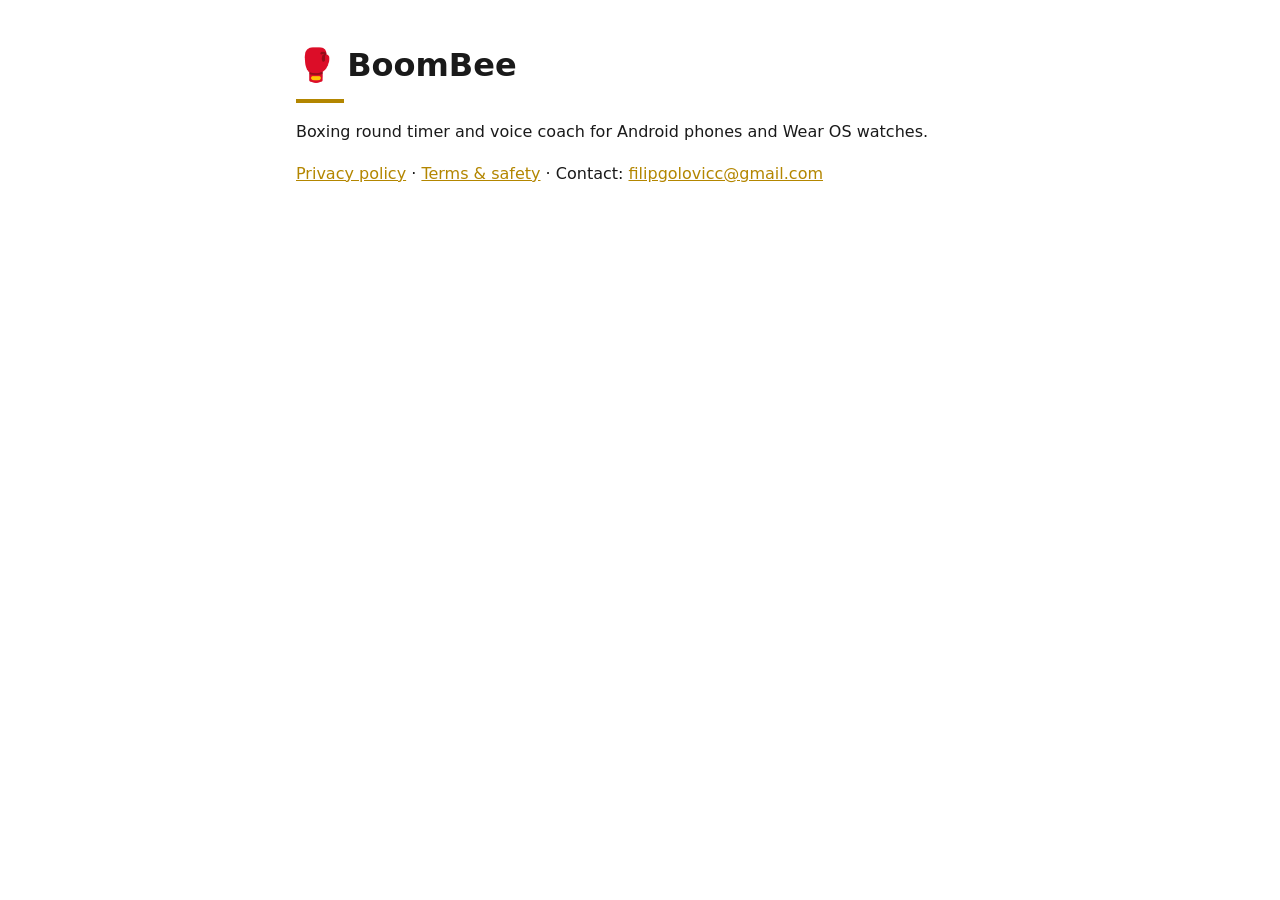
<file: hosting/index.html>
<!doctype html>
<html lang="en">
<head>
<meta charset="utf-8"><meta name="viewport" content="width=device-width, initial-scale=1">
<title>BoomBee</title><link rel="stylesheet" href="style.css">
</head>
<body><main>
<h1>🥊 BoomBee</h1><div class="bar"></div>
<p>Boxing round timer and voice coach for Android phones and Wear OS watches.</p>
<p><a href="privacy.html">Privacy policy</a> · <a href="terms.html">Terms &amp; safety</a> · Contact: <a href="mailto:filipgolovicc@gmail.com">filipgolovicc@gmail.com</a></p>
</main></body>
</html>
</file>
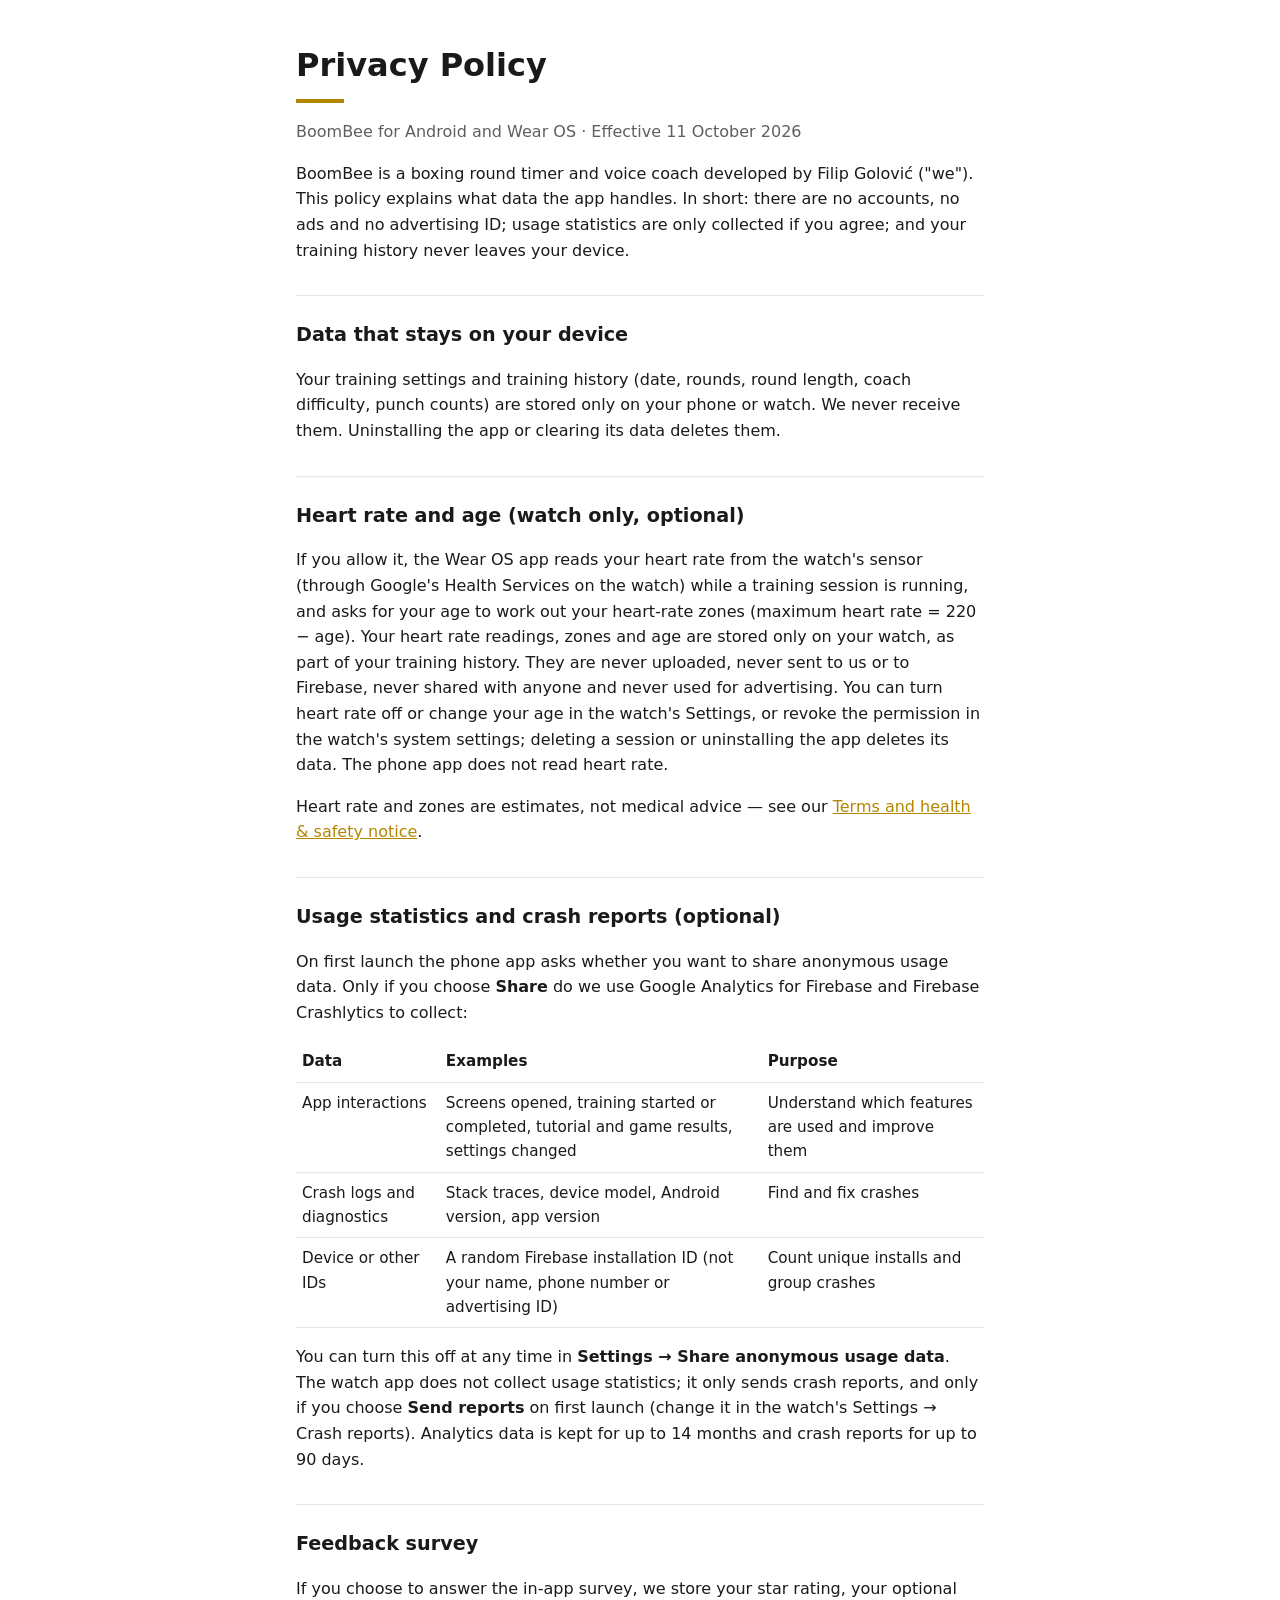
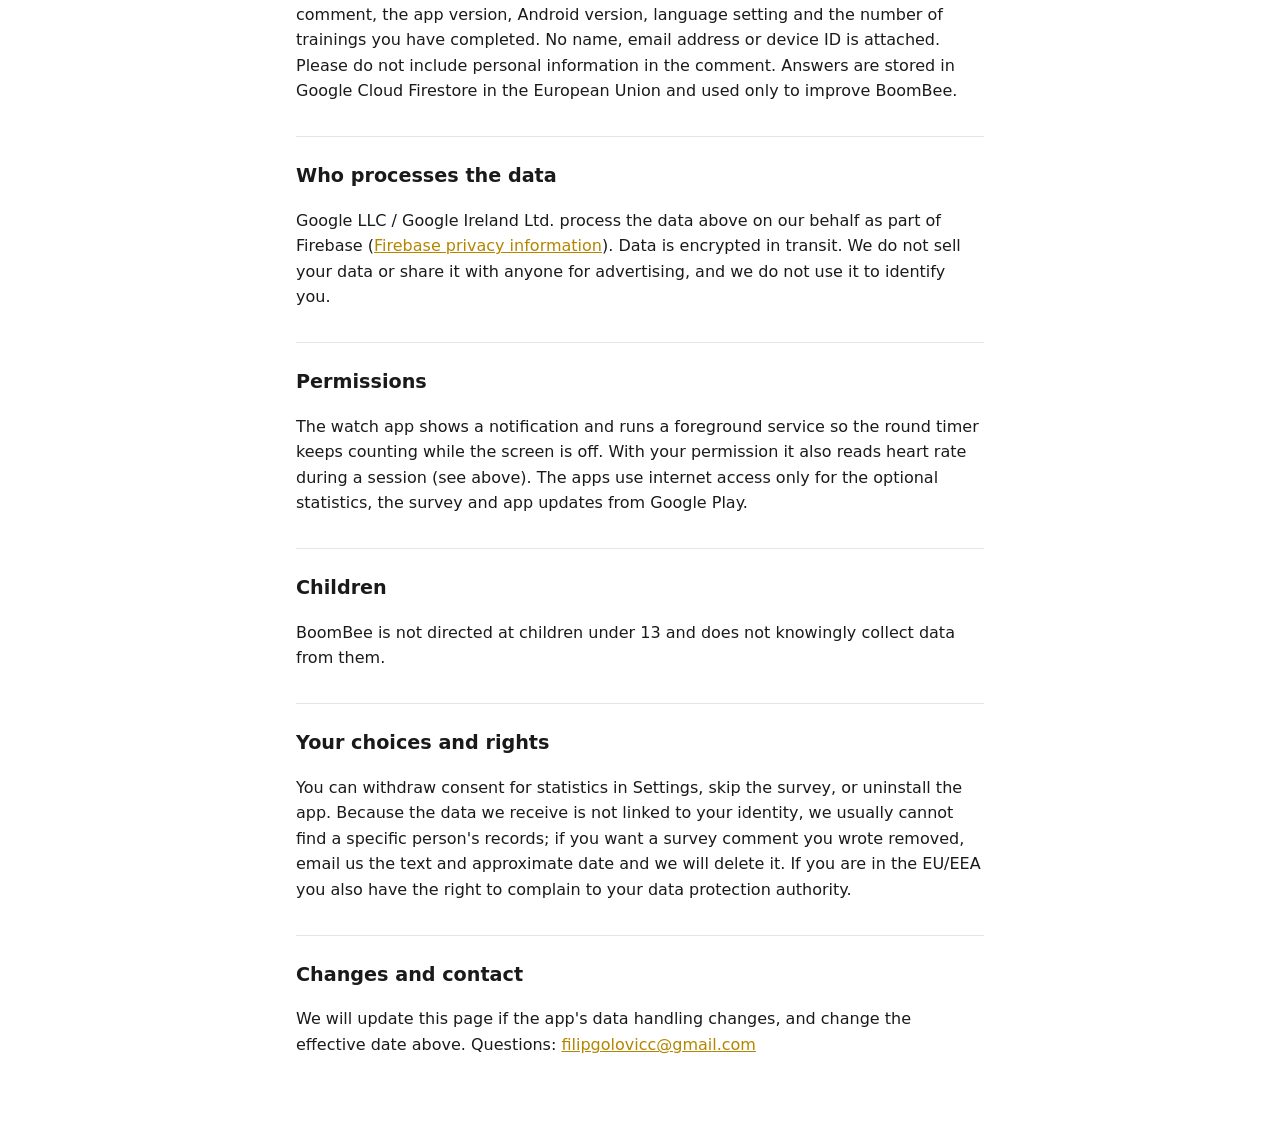
<file: hosting/privacy.html>
<!doctype html>
<html lang="en">
<head>
<meta charset="utf-8"><meta name="viewport" content="width=device-width, initial-scale=1">
<title>BoomBee Privacy Policy</title><link rel="stylesheet" href="style.css">
</head>
<body><main>
<h1>Privacy Policy</h1><div class="bar"></div>
<p class="muted">BoomBee for Android and Wear OS · Effective 11 October 2026</p>

<p>BoomBee is a boxing round timer and voice coach developed by Filip Golović ("we"). This policy explains what data the app handles. In short: there are no accounts, no ads and no advertising ID; usage statistics are only collected if you agree; and your training history never leaves your device.</p>

<h2>Data that stays on your device</h2>
<p>Your training settings and training history (date, rounds, round length, coach difficulty, punch counts) are stored only on your phone or watch. We never receive them. Uninstalling the app or clearing its data deletes them.</p>

<h2>Heart rate and age (watch only, optional)</h2>
<p>If you allow it, the Wear OS app reads your heart rate from the watch's sensor (through Google's Health Services on the watch) while a training session is running, and asks for your age to work out your heart-rate zones (maximum heart rate = 220 − age). Your heart rate readings, zones and age are stored only on your watch, as part of your training history. They are never uploaded, never sent to us or to Firebase, never shared with anyone and never used for advertising. You can turn heart rate off or change your age in the watch's Settings, or revoke the permission in the watch's system settings; deleting a session or uninstalling the app deletes its data. The phone app does not read heart rate.</p>
<p>Heart rate and zones are estimates, not medical advice — see our <a href="terms.html">Terms and health &amp; safety notice</a>.</p>

<h2>Usage statistics and crash reports (optional)</h2>
<p>On first launch the phone app asks whether you want to share anonymous usage data. Only if you choose <strong>Share</strong> do we use Google Analytics for Firebase and Firebase Crashlytics to collect:</p>
<table>
<tr><th>Data</th><th>Examples</th><th>Purpose</th></tr>
<tr><td>App interactions</td><td>Screens opened, training started or completed, tutorial and game results, settings changed</td><td>Understand which features are used and improve them</td></tr>
<tr><td>Crash logs and diagnostics</td><td>Stack traces, device model, Android version, app version</td><td>Find and fix crashes</td></tr>
<tr><td>Device or other IDs</td><td>A random Firebase installation ID (not your name, phone number or advertising ID)</td><td>Count unique installs and group crashes</td></tr>
</table>
<p>You can turn this off at any time in <strong>Settings → Share anonymous usage data</strong>. The watch app does not collect usage statistics; it only sends crash reports, and only if you choose <strong>Send reports</strong> on first launch (change it in the watch's Settings → Crash reports). Analytics data is kept for up to 14 months and crash reports for up to 90 days.</p>

<h2>Feedback survey</h2>
<p>If you choose to answer the in-app survey, we store your star rating, your optional comment, the app version, Android version, language setting and the number of trainings you have completed. No name, email address or device ID is attached. Please do not include personal information in the comment. Answers are stored in Google Cloud Firestore in the European Union and used only to improve BoomBee.</p>

<h2>Who processes the data</h2>
<p>Google LLC / Google Ireland Ltd. process the data above on our behalf as part of Firebase (<a href="https://firebase.google.com/support/privacy">Firebase privacy information</a>). Data is encrypted in transit. We do not sell your data or share it with anyone for advertising, and we do not use it to identify you.</p>

<h2>Permissions</h2>
<p>The watch app shows a notification and runs a foreground service so the round timer keeps counting while the screen is off. With your permission it also reads heart rate during a session (see above). The apps use internet access only for the optional statistics, the survey and app updates from Google Play.</p>

<h2>Children</h2>
<p>BoomBee is not directed at children under 13 and does not knowingly collect data from them.</p>

<h2>Your choices and rights</h2>
<p>You can withdraw consent for statistics in Settings, skip the survey, or uninstall the app. Because the data we receive is not linked to your identity, we usually cannot find a specific person's records; if you want a survey comment you wrote removed, email us the text and approximate date and we will delete it. If you are in the EU/EEA you also have the right to complain to your data protection authority.</p>

<h2>Changes and contact</h2>
<p>We will update this page if the app's data handling changes, and change the effective date above. Questions: <a href="mailto:filipgolovicc@gmail.com">filipgolovicc@gmail.com</a></p>
</main></body>
</html>
</file>
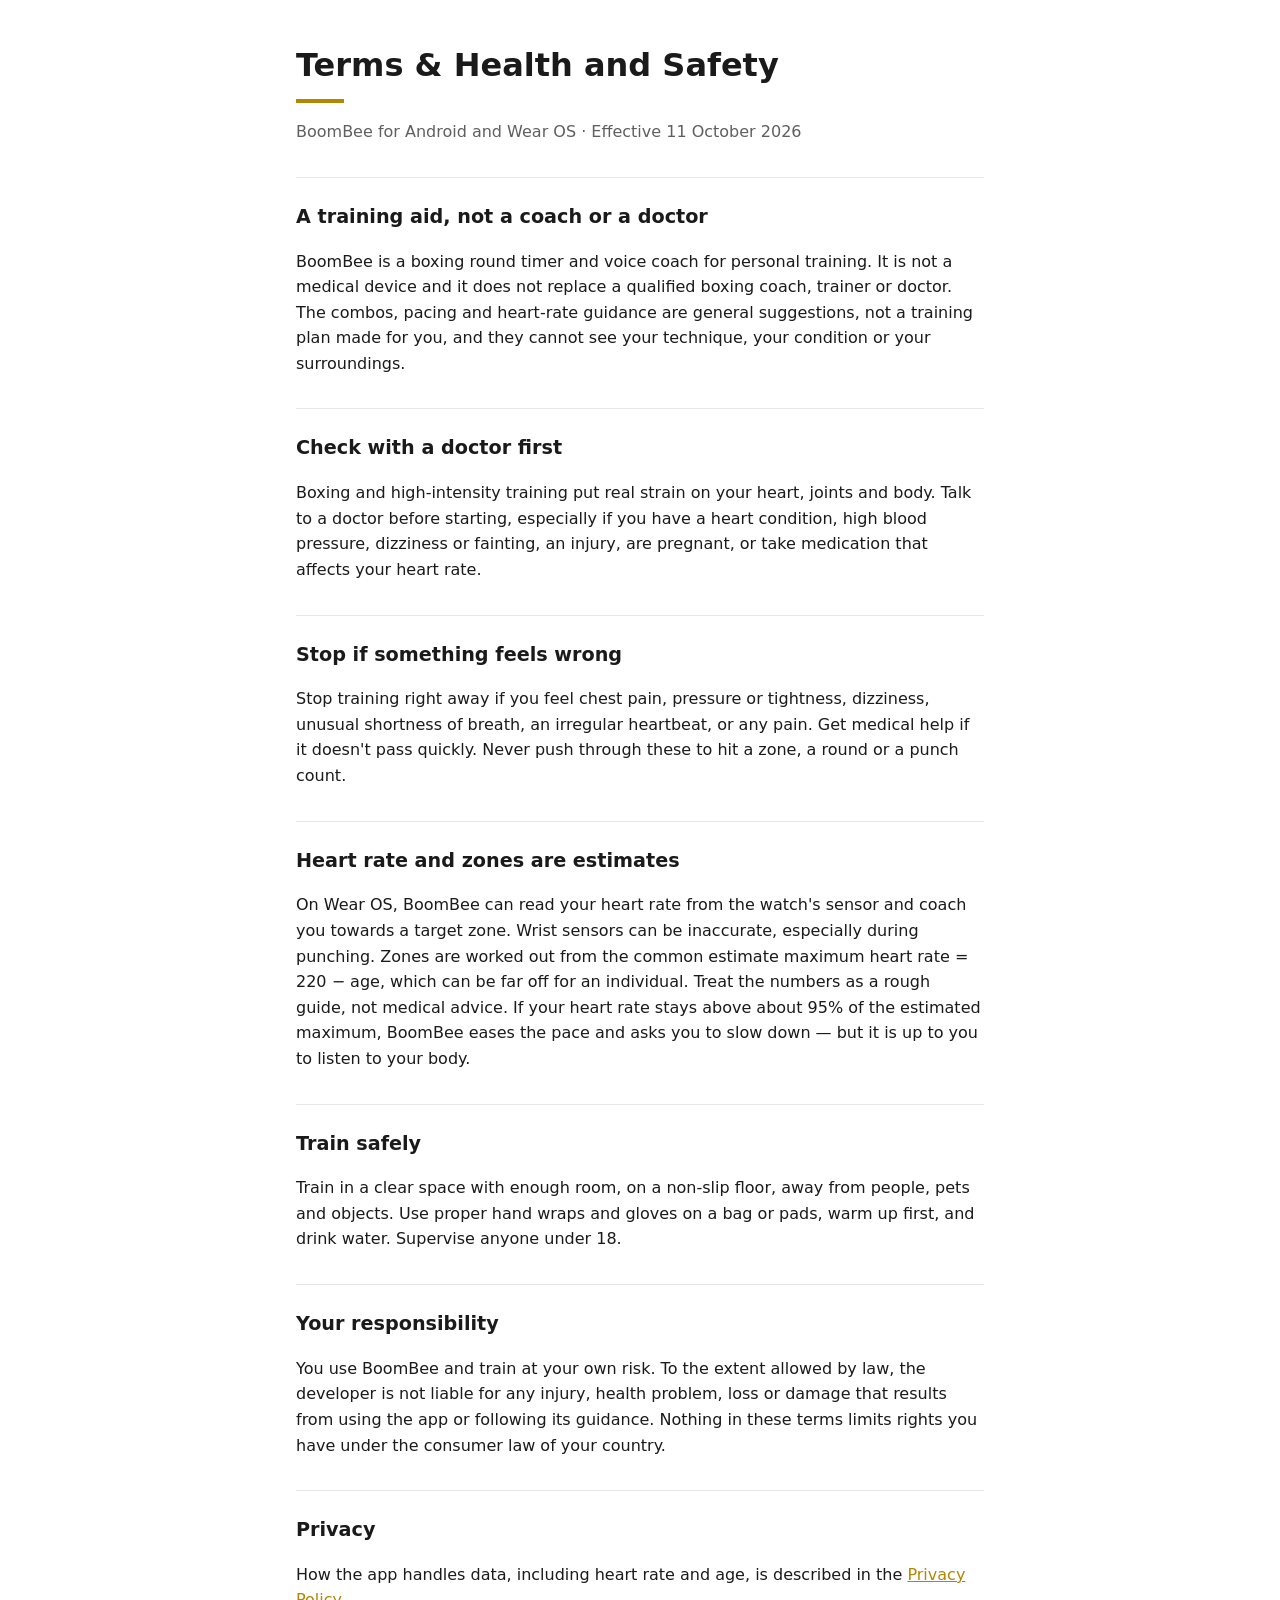
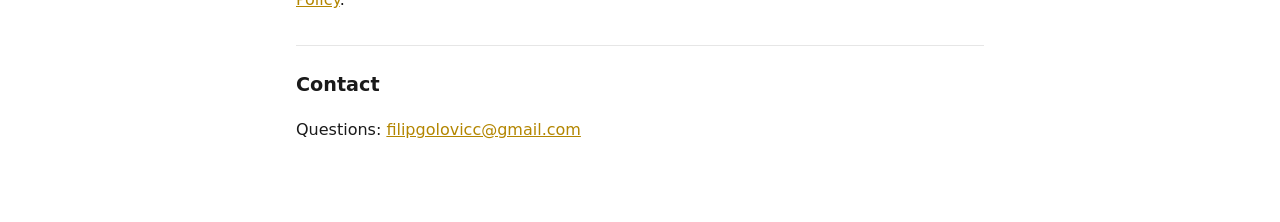
<file: hosting/terms.html>
<!doctype html>
<html lang="en">
<head>
<meta charset="utf-8"><meta name="viewport" content="width=device-width, initial-scale=1">
<title>BoomBee Terms</title><link rel="stylesheet" href="style.css">
</head>
<body><main>
<h1>Terms &amp; Health and Safety</h1><div class="bar"></div>
<p class="muted">BoomBee for Android and Wear OS · Effective 11 October 2026</p>

<h2>A training aid, not a coach or a doctor</h2>
<p>BoomBee is a boxing round timer and voice coach for personal training. It is not a medical device and it does not replace a qualified boxing coach, trainer or doctor. The combos, pacing and heart-rate guidance are general suggestions, not a training plan made for you, and they cannot see your technique, your condition or your surroundings.</p>

<h2>Check with a doctor first</h2>
<p>Boxing and high-intensity training put real strain on your heart, joints and body. Talk to a doctor before starting, especially if you have a heart condition, high blood pressure, dizziness or fainting, an injury, are pregnant, or take medication that affects your heart rate.</p>

<h2>Stop if something feels wrong</h2>
<p>Stop training right away if you feel chest pain, pressure or tightness, dizziness, unusual shortness of breath, an irregular heartbeat, or any pain. Get medical help if it doesn't pass quickly. Never push through these to hit a zone, a round or a punch count.</p>

<h2>Heart rate and zones are estimates</h2>
<p>On Wear OS, BoomBee can read your heart rate from the watch's sensor and coach you towards a target zone. Wrist sensors can be inaccurate, especially during punching. Zones are worked out from the common estimate maximum heart rate = 220 − age, which can be far off for an individual. Treat the numbers as a rough guide, not medical advice. If your heart rate stays above about 95% of the estimated maximum, BoomBee eases the pace and asks you to slow down — but it is up to you to listen to your body.</p>

<h2>Train safely</h2>
<p>Train in a clear space with enough room, on a non-slip floor, away from people, pets and objects. Use proper hand wraps and gloves on a bag or pads, warm up first, and drink water. Supervise anyone under 18.</p>

<h2>Your responsibility</h2>
<p>You use BoomBee and train at your own risk. To the extent allowed by law, the developer is not liable for any injury, health problem, loss or damage that results from using the app or following its guidance. Nothing in these terms limits rights you have under the consumer law of your country.</p>

<h2>Privacy</h2>
<p>How the app handles data, including heart rate and age, is described in the <a href="privacy.html">Privacy Policy</a>.</p>

<h2>Contact</h2>
<p>Questions: <a href="mailto:filipgolovicc@gmail.com">filipgolovicc@gmail.com</a></p>
</main></body>
</html>
</file>
<file: hosting/style.css>
:root { --bg:#ffffff; --fg:#1a1a1a; --muted:#5f5f5f; --accent:#b38600; --line:#e6e6e6; }
@media (prefers-color-scheme: dark) { :root { --bg:#0d0d0d; --fg:#f2f2f2; --muted:#a8a8a8; --accent:#ffc107; --line:#2a2a2a; } }
* { box-sizing: border-box; }
body { margin:0; background:var(--bg); color:var(--fg); font:16px/1.6 system-ui,-apple-system,"Segoe UI",Roboto,sans-serif; }
main { max-width:720px; margin:0 auto; padding:40px 16px 64px; }
h1 { font-size:2rem; margin:0 0 4px; } h2 { font-size:1.2rem; margin:32px 0 8px; border-top:1px solid var(--line); padding-top:24px; }
.bar { width:48px; height:4px; background:var(--accent); margin:8px 0 16px; }
.muted { color:var(--muted); } a { color:var(--accent); }
table { width:100%; border-collapse:collapse; font-size:.95rem; } th,td { text-align:left; vertical-align:top; padding:8px 6px; border-bottom:1px solid var(--line); }
@media (max-width:520px) { table, tr, td, th { display:block; } th { display:none; } td { border:0; padding:2px 0; } tr { border-bottom:1px solid var(--line); padding:8px 0; } }
</file>
